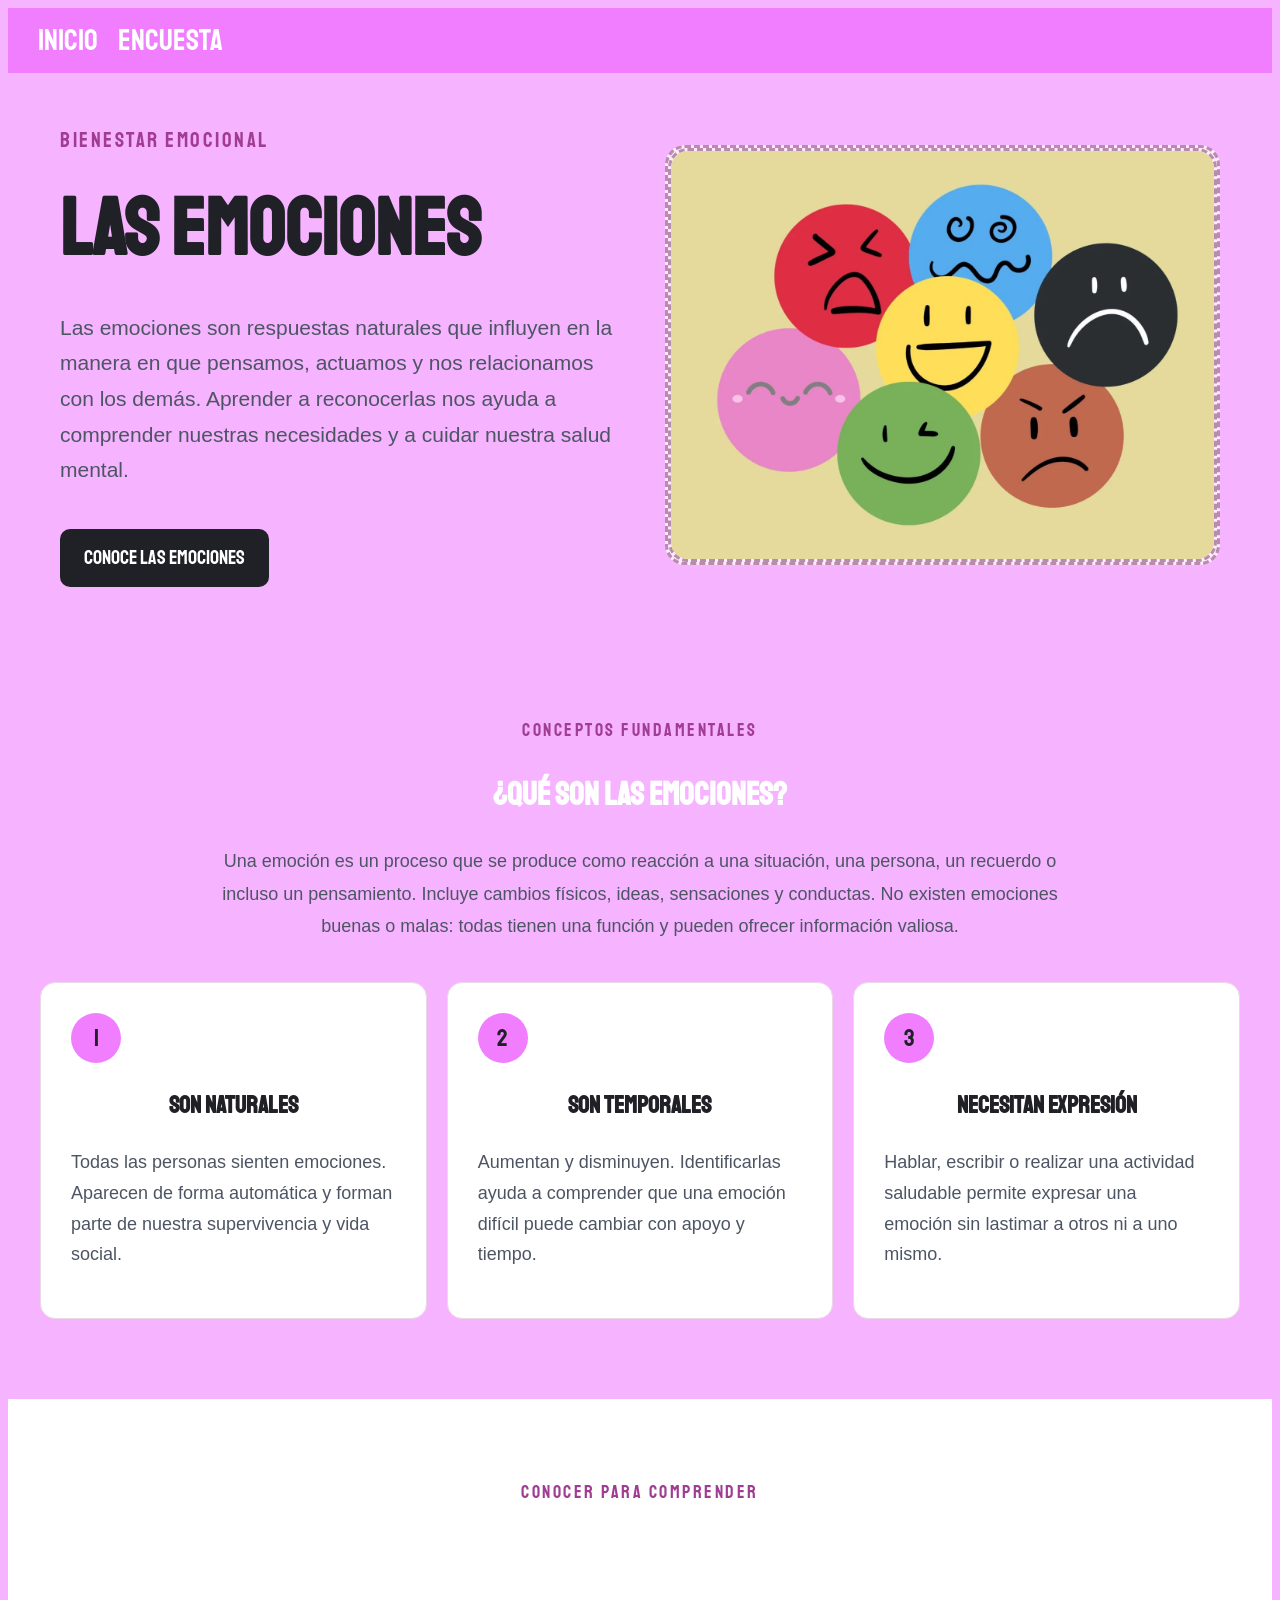
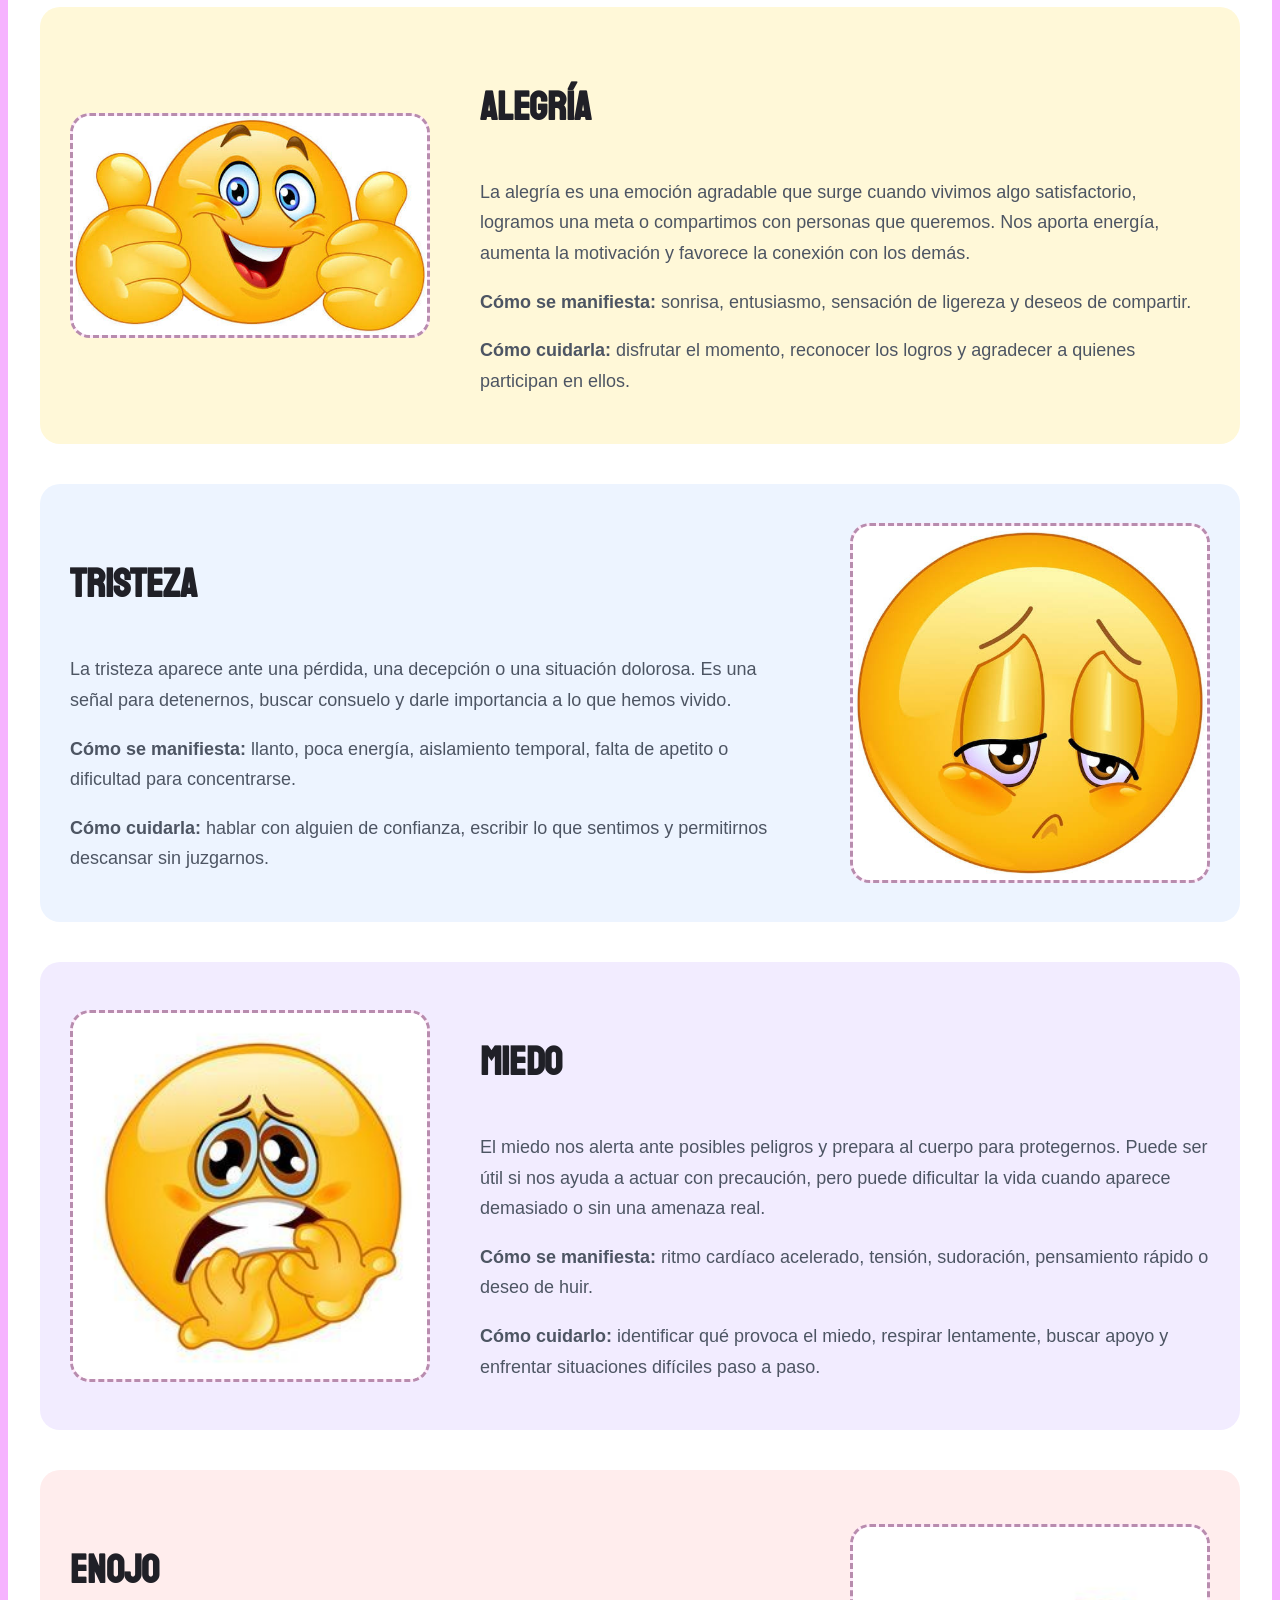
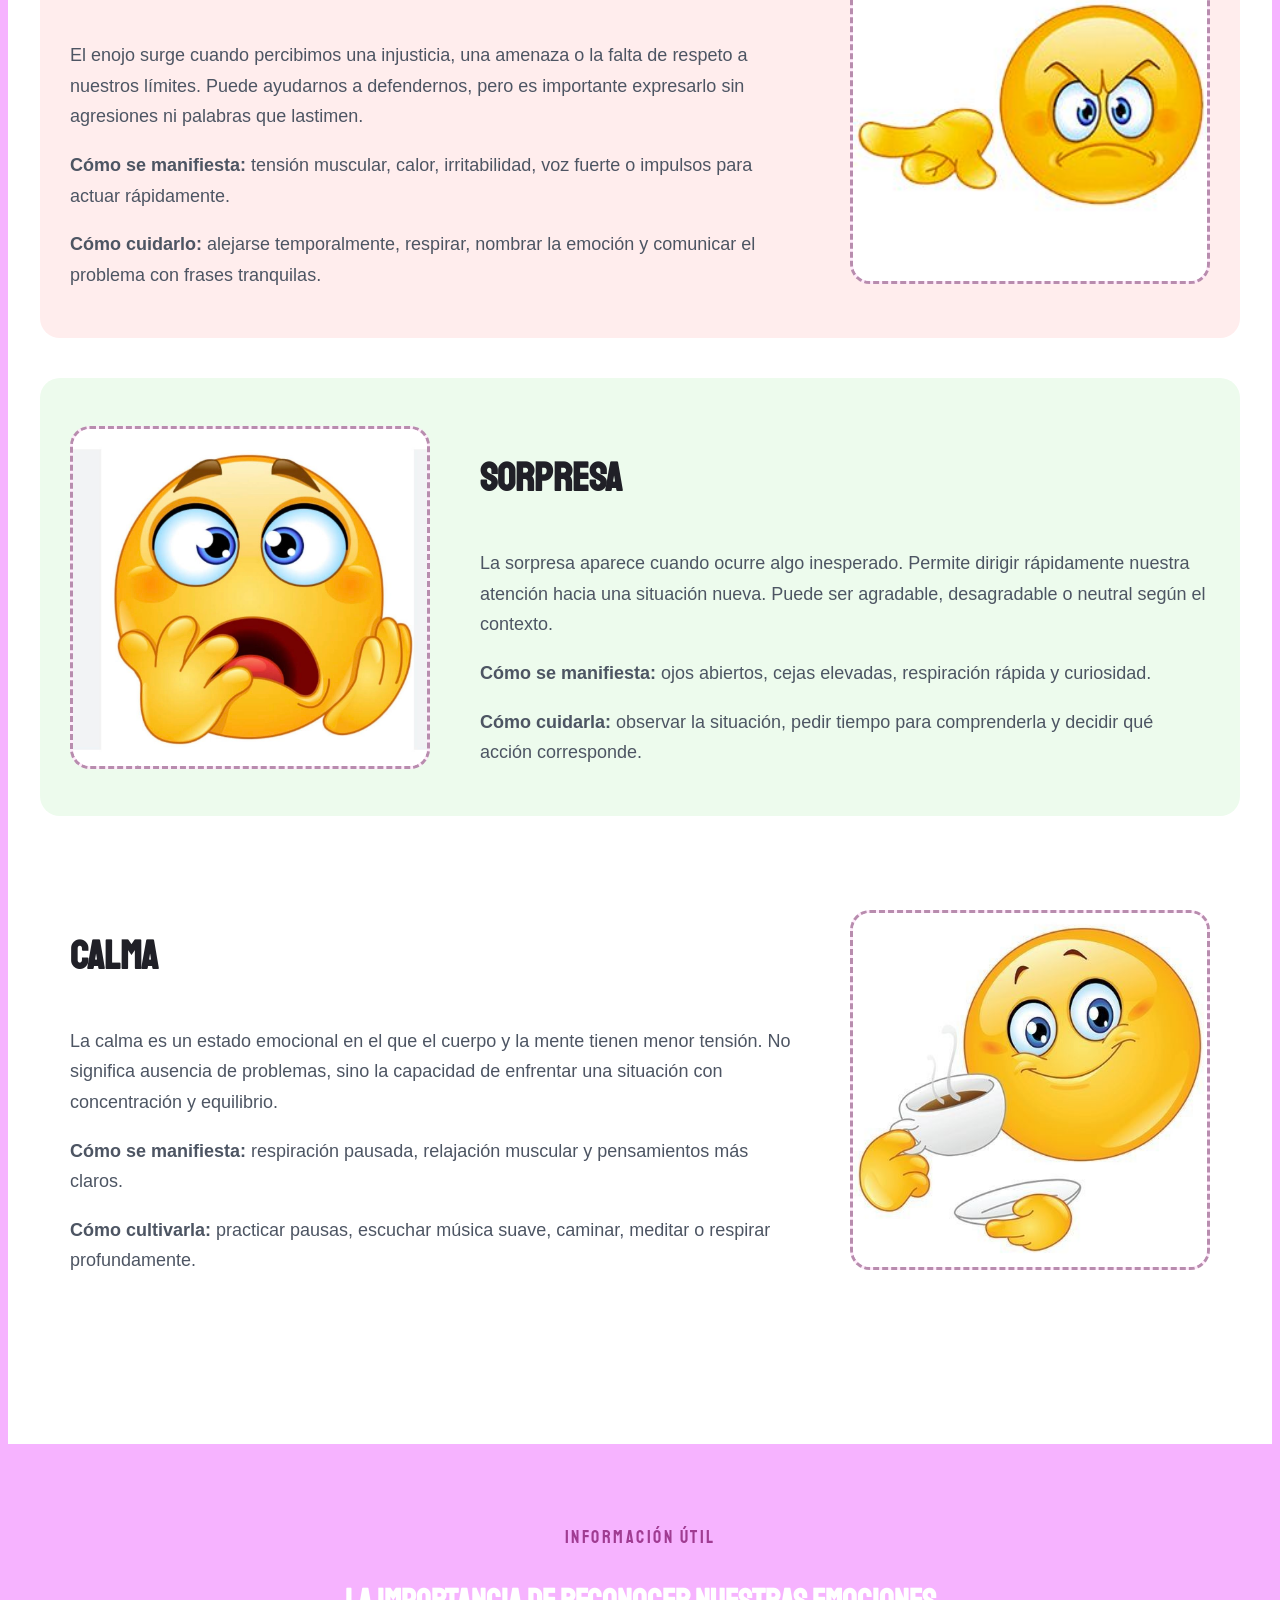
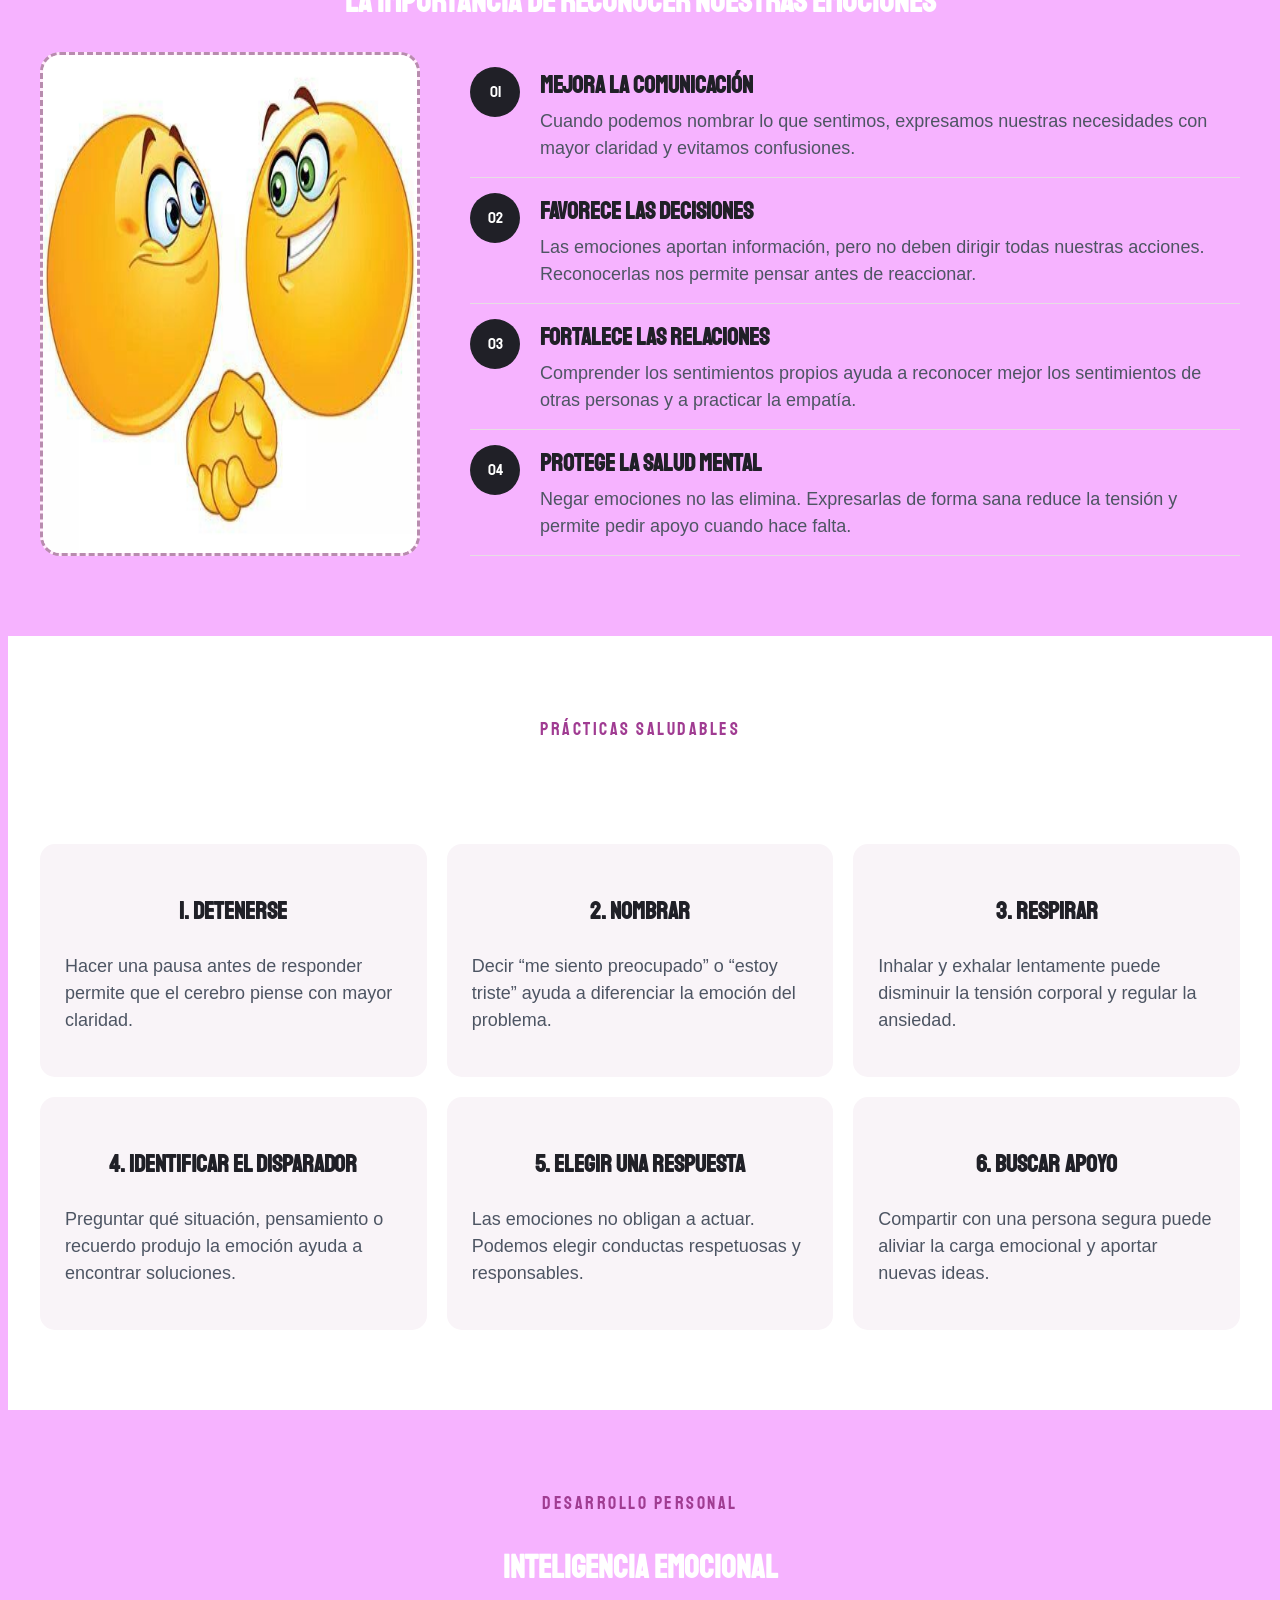
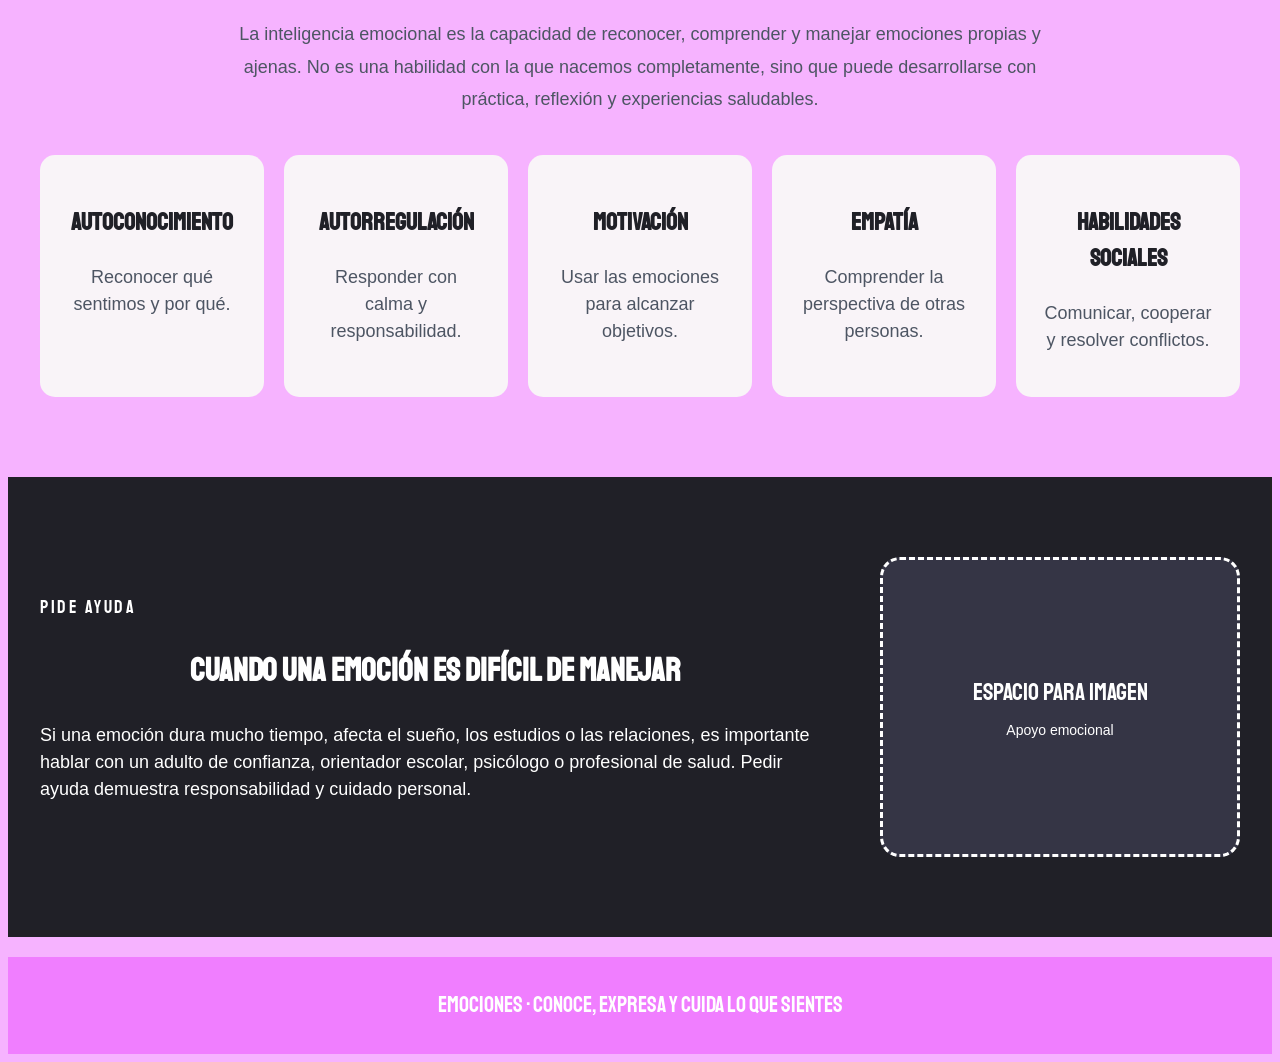
<file: index.html>
<!DOCTYPE html>
<html lang="es">
<head>
    <meta charset="UTF-8">
    <meta name="viewport" content="width=device-width, initial-scale=1.0">
    <title>¿Que Sientes?</title>
    <link href="https://fonts.googleapis.com/css2?family=Staatliches&display=swap" rel="stylesheet">
    <link rel="stylesheet" href="style.css">
</head>
<body>

<nav class="navegacion" aria-label="Menú principal">
    <a class="navegacion__enlace navegacion__enlace--activo" href="index.html">Inicio</a>
    <a class="navegacion__enlace" href="encuesta.html">Encuesta</a>
</nav>

<main>
    <header class="portada">
        <div class="portada__contenido">
            <p class="etiqueta">Bienestar emocional</p>
            <h1>Las emociones</h1>
            <p>Las emociones son respuestas naturales que influyen en la manera en que pensamos, actuamos y nos relacionamos con los demás. Aprender a reconocerlas nos ayuda a comprender nuestras necesidades y a cuidar nuestra salud mental.</p>
            <a class="boton" href="#emociones-basicas">Conoce las emociones</a>
        </div>
        <figure class="espacio-imagen espacio-imagen--grande">
            <div class="espacio-imagen__marco">
                <img src="img/emociones.jpg" alt="Imagen de emociones" class="espacio-imagen__marco">
            </div>
        </figure>
    </header>

    <section class="seccion contenedor">
        <p class="etiqueta etiqueta--centro">Conceptos fundamentales</p>
        <h2>¿Qué son las emociones?</h2>
        <p class="texto-intro">Una emoción es un proceso que se produce como reacción a una situación, una persona, un recuerdo o incluso un pensamiento. Incluye cambios físicos, ideas, sensaciones y conductas. No existen emociones buenas o malas: todas tienen una función y pueden ofrecer información valiosa.</p>

        <div class="tarjetas-dato">
            <article>
                <span class="numero">1</span>
                <h3>Son naturales</h3>
                <p>Todas las personas sienten emociones. Aparecen de forma automática y forman parte de nuestra supervivencia y vida social.</p>
            </article>
            <article>
                <span class="numero">2</span>
                <h3>Son temporales</h3>
                <p>Aumentan y disminuyen. Identificarlas ayuda a comprender que una emoción difícil puede cambiar con apoyo y tiempo.</p>
            </article>
            <article>
                <span class="numero">3</span>
                <h3>Necesitan expresión</h3>
                <p>Hablar, escribir o realizar una actividad saludable permite expresar una emoción sin lastimar a otros ni a uno mismo.</p>
            </article>
        </div>
    </section>

    <section class="seccion seccion--blanca" id="emociones-basicas">
        <div class="contenedor">
            <p class="etiqueta etiqueta--centro">Conocer para comprender</p>
            <h2>Emociones básicas</h2>

            <article class="emocion-emocion emocion-alegria">
                <figure class="espacio-imagen">
                    <img src="img/alegria.jpg" alt="Imagen de alegría" class="espacio-imagen__marco">
                </figure>
                <div>
                    <h3>Alegría</h3>
                    <p>La alegría es una emoción agradable que surge cuando vivimos algo satisfactorio, logramos una meta o compartimos con personas que queremos. Nos aporta energía, aumenta la motivación y favorece la conexión con los demás.</p>
                    <p><strong>Cómo se manifiesta:</strong> sonrisa, entusiasmo, sensación de ligereza y deseos de compartir.</p>
                    <p><strong>Cómo cuidarla:</strong> disfrutar el momento, reconocer los logros y agradecer a quienes participan en ellos.</p>
                </div>
            </article>

            <article class="emocion-emocion emocion-tristeza">
                <div>
                    <h3>Tristeza</h3>
                    <p>La tristeza aparece ante una pérdida, una decepción o una situación dolorosa. Es una señal para detenernos, buscar consuelo y darle importancia a lo que hemos vivido.</p>
                    <p><strong>Cómo se manifiesta:</strong> llanto, poca energía, aislamiento temporal, falta de apetito o dificultad para concentrarse.</p>
                    <p><strong>Cómo cuidarla:</strong> hablar con alguien de confianza, escribir lo que sentimos y permitirnos descansar sin juzgarnos.</p>
                </div>
                <figure class="espacio-imagen">
                    <img src="img/tristeza.jpg" alt="Imagen de tristeza" class="espacio-imagen__marco">
                </figure>
            </article>

            <article class="emocion-emocion emocion-miedo">
                <figure class="espacio-imagen">
                    <img src="img/miedo.jpg" alt="Imagen de miedo" class="espacio-imagen__marco">
                </figure>
                <div>
                    <h3>Miedo</h3>
                    <p>El miedo nos alerta ante posibles peligros y prepara al cuerpo para protegernos. Puede ser útil si nos ayuda a actuar con precaución, pero puede dificultar la vida cuando aparece demasiado o sin una amenaza real.</p>
                    <p><strong>Cómo se manifiesta:</strong> ritmo cardíaco acelerado, tensión, sudoración, pensamiento rápido o deseo de huir.</p>
                    <p><strong>Cómo cuidarlo:</strong> identificar qué provoca el miedo, respirar lentamente, buscar apoyo y enfrentar situaciones difíciles paso a paso.</p>
                </div>
            </article>

            <article class="emocion-emocion emocion-enojo">
                <div>
                    <h3>Enojo</h3>
                    <p>El enojo surge cuando percibimos una injusticia, una amenaza o la falta de respeto a nuestros límites. Puede ayudarnos a defendernos, pero es importante expresarlo sin agresiones ni palabras que lastimen.</p>
                    <p><strong>Cómo se manifiesta:</strong> tensión muscular, calor, irritabilidad, voz fuerte o impulsos para actuar rápidamente.</p>
                    <p><strong>Cómo cuidarlo:</strong> alejarse temporalmente, respirar, nombrar la emoción y comunicar el problema con frases tranquilas.</p>
                </div>
                <figure class="espacio-imagen">
                    <img src="img/enojo.jpg" alt="Imagen de enojo" class="espacio-imagen__marco">
                </figure>
            </article>

            <article class="emocion-emocion emocion-sorpresa">
                <figure class="espacio-imagen">
                    <img src="img/sorpresa.jpg" alt="Imagen de sorpresa" class="espacio-imagen__marco">
                </figure>
                <div>
                    <h3>Sorpresa</h3>
                    <p>La sorpresa aparece cuando ocurre algo inesperado. Permite dirigir rápidamente nuestra atención hacia una situación nueva. Puede ser agradable, desagradable o neutral según el contexto.</p>
                    <p><strong>Cómo se manifiesta:</strong> ojos abiertos, cejas elevadas, respiración rápida y curiosidad.</p>
                    <p><strong>Cómo cuidarla:</strong> observar la situación, pedir tiempo para comprenderla y decidir qué acción corresponde.</p>
                </div>
            </article>

            <article class="emocion-emocion emocion-calma">
                <div>
                    <h3>Calma</h3>
                    <p>La calma es un estado emocional en el que el cuerpo y la mente tienen menor tensión. No significa ausencia de problemas, sino la capacidad de enfrentar una situación con concentración y equilibrio.</p>
                    <p><strong>Cómo se manifiesta:</strong> respiración pausada, relajación muscular y pensamientos más claros.</p>
                    <p><strong>Cómo cultivarla:</strong> practicar pausas, escuchar música suave, caminar, meditar o respirar profundamente.</p>
                </div>
                <figure class="espacio-imagen">
                    <img src="img/calma.jpg" alt="Imagen de calma" class="espacio-imagen__marco">
                </figure>
            </article>
        </div>
    </section>

    <section class="seccion contenedor">
        <p class="etiqueta etiqueta--centro">Información útil</p>
        <h2>La importancia de reconocer nuestras emociones</h2>
        <div class="importancia-grid">
            <figure class="espacio-imagen espacio-imagen--vertical">
                <img src="img/comunicacion.jpg" alt="Imagen de reconocer emociones" class="espacio-imagen__marco">
            </figure>
            <div class="lista-beneficios">
                <article><span>01</span><div><h3>Mejora la comunicación</h3><p>Cuando podemos nombrar lo que sentimos, expresamos nuestras necesidades con mayor claridad y evitamos confusiones.</p></div></article>
                <article><span>02</span><div><h3>Favorece las decisiones</h3><p>Las emociones aportan información, pero no deben dirigir todas nuestras acciones. Reconocerlas nos permite pensar antes de reaccionar.</p></div></article>
                <article><span>03</span><div><h3>Fortalece las relaciones</h3><p>Comprender los sentimientos propios ayuda a reconocer mejor los sentimientos de otras personas y a practicar la empatía.</p></div></article>
                <article><span>04</span><div><h3>Protege la salud mental</h3><p>Negar emociones no las elimina. Expresarlas de forma sana reduce la tensión y permite pedir apoyo cuando hace falta.</p></div></article>
            </div>
        </div>
    </section>

    <section class="seccion seccion--blanca">
        <div class="contenedor">
            <p class="etiqueta etiqueta--centro">Prácticas saludables</p>
            <h2>¿Cómo podemos gestionar las emociones?</h2>
            <div class="estrategias-grid">
                <article><h3>1. Detenerse</h3><p>Hacer una pausa antes de responder permite que el cerebro piense con mayor claridad.</p></article>
                <article><h3>2. Nombrar</h3><p>Decir “me siento preocupado” o “estoy triste” ayuda a diferenciar la emoción del problema.</p></article>
                <article><h3>3. Respirar</h3><p>Inhalar y exhalar lentamente puede disminuir la tensión corporal y regular la ansiedad.</p></article>
                <article><h3>4. Identificar el disparador</h3><p>Preguntar qué situación, pensamiento o recuerdo produjo la emoción ayuda a encontrar soluciones.</p></article>
                <article><h3>5. Elegir una respuesta</h3><p>Las emociones no obligan a actuar. Podemos elegir conductas respetuosas y responsables.</p></article>
                <article><h3>6. Buscar apoyo</h3><p>Compartir con una persona segura puede aliviar la carga emocional y aportar nuevas ideas.</p></article>
            </div>
        </div>
    </section>

    <section class="seccion contenedor">
        <p class="etiqueta etiqueta--centro">Desarrollo personal</p>
        <h2>Inteligencia emocional</h2>
        <p class="texto-intro">La inteligencia emocional es la capacidad de reconocer, comprender y manejar emociones propias y ajenas. No es una habilidad con la que nacemos completamente, sino que puede desarrollarse con práctica, reflexión y experiencias saludables.</p>
        <div class="intel-grid">
            <article><h3>Autoconocimiento</h3><p>Reconocer qué sentimos y por qué.</p></article>
            <article><h3>Autorregulación</h3><p>Responder con calma y responsabilidad.</p></article>
            <article><h3>Motivación</h3><p>Usar las emociones para alcanzar objetivos.</p></article>
            <article><h3>Empatía</h3><p>Comprender la perspectiva de otras personas.</p></article>
            <article><h3>Habilidades sociales</h3><p>Comunicar, cooperar y resolver conflictos.</p></article>
        </div>
    </section>

    <section class="seccion seccion--ayuda">
        <div class="contenedor ayuda-contenido">
            <div>
                <p class="etiqueta">Pide ayuda</p>
                <h2>Cuando una emoción es difícil de manejar</h2>
                <p>Si una emoción dura mucho tiempo, afecta el sueño, los estudios o las relaciones, es importante hablar con un adulto de confianza, orientador escolar, psicólogo o profesional de salud. Pedir ayuda demuestra responsabilidad y cuidado personal.</p>
            </div>
            <figure class="espacio-imagen espacio-imagen--ayuda">
                <div class="espacio-imagen__marco"><span>Espacio para imagen</span><small>Apoyo emocional</small></div>
            </figure>
        </div>
    </section>
</main>

<footer class="footer">
    <p class="footer__texto">Emociones · Conoce, expresa y cuida lo que sientes</p>
</footer>

</body>
</html>
</file>
<file: style.css>
:root {
    --primario: #f6b3ff;
    --primarioOscuro: #f07eff;
    --secundario: #ffffff;
    --secundarioOscuro: rgb(233, 187, 2);
    --blanco: #FFF;
    --negro: #000;

    --fuentePrincipal: 'Staatliches', cursive;
}

html {
    /**Define border-box como la base en la raiz del documento**/
    box-sizing: border-box;
    font-size: 62.5%; 
}
/** Hace que todos los elementos hereden del padre**/
*, *:before, *:after {
    box-sizing: inherit;
}

/** Globales **/
body {
    background-color: var(--primario);
    font-size: 1.6rem;
    line-height: 1.5;
}
p {
    font-size: 1.8rem;
    font-family: Arial, Helvetica, sans-serif;
    color: var(--blanco);
}
a {
    text-decoration: none;
}
img {
    width: 100%;
}
.contenedor {
    max-width: 120rem;
    margin: 0 auto;
}
h1, h2, h3 {
    text-align: center;
    color: var(--secundario);
    font-family: var(--fuentePrincipal);
}
h1 {
    font-size: 4rem;
}
h2 {
    font-size: 3.2rem;
}
h3 {
    font-size: 2.4rem;
}

/** Header **/
.header {
    display: flex;
    justify-content: center;
}
.header__logo {
    margin: 3rem 0;
}
/** Footer **/
.footer {
    background-color: var(--primarioOscuro);
    padding: 1rem 0;
    margin-top: 2rem;
}
.footer__texto {
    font-family: var(--fuentePrincipal);
    text-align: center;
    font-size: 2.2rem;
}
/** Navegacion **/
.navegacion {
    background-color: var(--primarioOscuro);
    padding: 1rem 3rem;
    display: flex;
    justify-content: flex-start;
    align-items: center;
    gap: 2rem; 
}
.navegacion__enlace {
    font-family: var(--fuentePrincipal);
    color: var(--blanco);
    font-size: 3rem;
}
.navegacion__enlace--activo,
.navegacion__enlace:hover {
    color: var(--secundario);
}

/** Grid **/
.grid {
    display: grid;
    grid-template-columns: repeat(2, 1fr);
    gap: 2rem;
}
@media (min-width: 768px) {
    .grid {
        grid-template-columns: repeat(3, 1fr);
    }
}

/** Productos **/
.producto {
    background-color: var(--primarioOscuro);
    padding: 1rem;
}

.producto__nombre {
    font-size: 4rem;
}
.producto__precio {
    font-size: 2.8rem;
    color: var(--secundario);
}
.producto__nombre,
.producto__precio {
    font-family: var(--fuentePrincipal);
    margin: 1rem 0;
    text-align: center;
    line-height: 1.2;
}

/** Graficos **/
.grafico {
    min-height: 30rem;
    background-repeat: no-repeat;
    background-size: cover;
    grid-column: 1 / 3;
}
.grafico--camisas {
    grid-row: 2 / 3;
    background-image: url(../img/grafico1.jpg);
    
}
.grafico--node {
    background-image: url(../img/grafico2.jpg);
    grid-row: 8 / 9;
}

@media (min-width: 768px) {
    .grafico--node {
        grid-row: 5 / 6;
        grid-column: 2 / 4;
    }
}

/** Bloques **/
.bloques {
    display: grid;
    grid-template-columns: repeat(2, 1fr);
    gap: 2rem;
}
@media (min-width: 768px) {
    .bloques {
        grid-template-columns: repeat(4, 1fr);
    }
}

.bloque {
    text-align: center;
}

.bloque__titulo {
    margin: 0;
}

/** Pagina del Producto **/
@media (min-width: 768px) {
    .camisa {
        display: grid;
        grid-template-columns: repeat(2, 1fr);
        column-gap: 2rem;
    }
}

.formulario {
    display: grid;
    grid-template-columns: repeat(2, 1fr);
    gap: 2rem;
}

.formulario__campo {
    border: 1rem solid var(--primarioOscuro);
    background-color: transparent;
    color: var(--blanco);
    font-size: 2rem;
    font-family: Arial, Helvetica, sans-serif;
    padding: 1rem;
    appearance: none;
}

.formulario__submit {
    background-color: var(--secundario);
    border: none;
    font-size: 2rem;
    font-family: var(--fuentePrincipal);
    padding: 2rem;
    transition: background-color .3s ease;
    grid-column: 1 / 3;
}

.formulario__submit:hover {
    cursor: pointer;
    background-color: var(--secundarioOscuro);
}

.navbar {
    background-color: #000;
    border-bottom: 1px solid #000;
    position: sticky;
    top: 0;
    z-index: 100;
}

.nav-container {
    max-width: 1200px;
    margin: 0 auto;
    padding: 12px 20px;
    display: flex;
    justify-content: space-between;
    align-items: center;
}

.btn-navbar-cart:hover {
    background-color: #fff;
    border: none;
    color: #006eff;
    transform: scale(1.05);
}

.nav-navbar-cart:active {
    transform: scale(0.95);
}

.cart-icon {
    font-size: 1.6rem;
}

.btn-navbar-cart .contador-valor {
    color: #000000;
}

.logo {
    font-size: 1.4rem;
    font-weight: 700;
    color: #000000;
    text-decoration: none;
}

.logo span {
    color: #00ffb3;
}

main p {
    color: #4d5563;
}

.portada {
    max-width: 120rem;
    min-height: 54rem;
    margin: 0 auto;
    padding: 5rem 2rem;
    display: grid;
    grid-template-columns: 1fr 1fr;
    align-items: center;
    gap: 5rem;
}

.portada__contenido h1 {
    margin: 1rem 0;
    color: #202027;
    font-size: 8rem;
    text-align: left;
}

.portada__contenido p {
    max-width: 58rem;
    font-size: 2.1rem;
    line-height: 1.7;
}

.etiqueta {
    margin: 0;
    color: #a03c92;
    font-family: var(--fuentePrincipal);
    font-size: 1.8rem;
    letter-spacing: .25rem;
    text-transform: uppercase;
}

.etiqueta--centro {
    text-align: center;
}

.boton {
    display: inline-block;
    margin-top: 2rem;
    padding: 1.4rem 2.4rem;
    border-radius: 1rem;
    background: #202027;
    color: white;
    font-family: var(--fuentePrincipal);
    font-size: 2rem;
}

.seccion {
    padding-top: 8rem;
    padding-bottom: 8rem;
}

.seccion--blanca {
    background: #fff;
}

.seccion--ayuda {
    background: #202027;
}

.seccion--ayuda h2,
.seccion--ayuda p {
    color: white;
}

.texto-intro {
    max-width: 85rem;
    margin: 2rem auto 4rem;
    text-align: center;
    line-height: 1.8;
}

.espacio-imagen {
    margin: 0;
}

.espacio-imagen__marco {
    min-height: 22rem;
    display: flex;
    flex-direction: column;
    align-items: center;
    justify-content: center;
    gap: 1rem;
    border: .3rem dashed #b88cae;
    border-radius: 2rem;
    background: #ffeafb;
    color: #78376d;
    text-align: center;
}

.espacio-imagen__marco span {
    font-family: var(--fuentePrincipal);
    font-size: 2.4rem;
}

.espacio-imagen__marco small,
.espacio-imagen figcaption {
    font-family: Arial, Helvetica, sans-serif;
    font-size: 1.4rem;
}

.espacio-imagen--grande .espacio-imagen__marco {
    min-height: 38rem;
}

.espacio-imagen--vertical .espacio-imagen__marco {
    height: 100%;
    min-height: 40rem;
}

.tarjetas-dato {
    display: grid;
    grid-template-columns: repeat(3, 1fr);
    gap: 2rem;
}

.tarjetas-dato article {
    padding: 3rem;
    border: 1px solid #ead8e5;
    border-radius: 1.5rem;
    background: white;
}

.tarjetas-dato h3 {
    color: #202027;
}

.tarjetas-dato p {
    line-height: 1.7;
}

.numero {
    display: grid;
    width: 5rem;
    height: 5rem;
    place-items: center;
    border-radius: 50%;
    background: #f07eff;
    color: #202027;
    font-family: var(--fuentePrincipal);
    font-size: 2.4rem;
}

.emocion-emocion {
    display: grid;
    grid-template-columns: 36rem 1fr;
    align-items: center;
    gap: 5rem;
    margin-bottom: 4rem;
    padding: 3rem;
    border-radius: 2rem;
}

.emocion-emocion:nth-of-type(even) {
    grid-template-columns: 1fr 36rem;
}

.emocion-emocion h3 {
    color: #202027;
    text-align: left;
    font-size: 4rem;
}

.emocion-emocion p {
    line-height: 1.7;
}

.emocion-emocion .espacio-imagen__marco span {
    font-size: 7rem;
}

.emocion-alegria { 
    background: #fff8d8; }
.emocion-tristeza { 
    background: #edf4ff; }
.emocion-miedo { 
    background: #f2ecff; }
.emocion-enojo { 
    background: #ffeded; }
.emocion-sorpresa { 
    background: #edfbed; }
        emocion-calma { 
    background: #eafafa; }

.importancia-grid {
    display: grid;
    grid-template-columns: 38rem 1fr;
    gap: 5rem;
    align-items: stretch;
}

.lista-beneficios article {
    display: grid;
    grid-template-columns: 5.5rem 1fr;
    gap: 1.5rem;
    padding: 1.5rem 0;
    border-bottom: 1px solid #e6dde3;
}

.lista-beneficios article > span {
    display: grid;
    width: 5rem;
    height: 5rem;
    place-items: center;
    border-radius: 50%;
    background: #202027;
    color: white;
    font-family: var(--fuentePrincipal);
}

.lista-beneficios h3 {
    margin: 0;
    color: #202027;
    text-align: left;
}

.lista-beneficios p {
    margin: .5rem 0 0;
}

.estrategias-grid,
.intel-grid {
    display: grid;
    grid-template-columns: repeat(3, 1fr);
    gap: 2rem;
}

.estrategias-grid article,
.intel-grid article {
    padding: 2.5rem;
    border-radius: 1.5rem;
    background: #f9f4f8;
}

.estrategias-grid h3,
.intel-grid h3 {
    color: #202027;
}

.intel-grid {
    grid-template-columns: repeat(5, 1fr);
}

.intel-grid article {
    text-align: center;
}

.ayuda-contenido {
    display: grid;
    grid-template-columns: 1fr 36rem;
    align-items: center;
    gap: 5rem;
}

.espacio-imagen--ayuda .espacio-imagen__marco {
    min-height: 30rem;
    border-color: #fff;
    background: #353545;
    color: white;
}

.encuesta-pagina {
    max-width: 96rem;
    margin: 0 auto;
    padding: 5rem 2rem 8rem;
}

.encuesta-encabezado {
    margin-bottom: 3rem;
    text-align: center;
}

.encuesta-encabezado h1,
.resumen h2 {
    margin: 1rem 0;
    color: #202027;
    font-size: 6rem;
}

.encuesta-encabezado p {
    max-width: 72rem;
    margin: 0 auto;
    line-height: 1.7;
}

.encuesta-formulario {
    display: flex;
    flex-direction: column;
    gap: 2.5rem;
}

.grupo-preguntas {
    margin: 0;
    padding: 3rem;
    border: 0;
    border-radius: 2rem;
    background: #fff;
    box-shadow: 0 1rem 3rem rgba(79, 45, 72, .08);
}

.grupo-preguntas legend {
    float: left;
    width: 100%;
    margin-bottom: 2.5rem;
    color: #202027;
    font-family: var(--fuentePrincipal);
    font-size: 3.2rem;
}

.grupo-preguntas legend + * {
    clear: both;
}

.grupo-preguntas label,
.pregunta {
    display: block;
    margin: 2.2rem 0 1rem;
    color: #202027;
    font-family: Arial, Helvetica, sans-serif;
    font-size: 1.8rem;
    font-weight: bold;
}

.grupo-preguntas label span {
    color: #777;
    font-weight: normal;
}

.grupo-preguntas input[type="text"],
.grupo-preguntas select,
.grupo-preguntas textarea {
    width: 100%;
    border: .2rem solid #e2cfe0;
    border-radius: 1rem;
    background: #fff;
    color: #202027;
    font-family: Arial, Helvetica, sans-serif;
    font-size: 1.7rem;
}

.grupo-preguntas input[type="text"],
.grupo-preguntas select {
    height: 5rem;
    padding: 0 1.2rem;
}

.grupo-preguntas textarea {
    resize: vertical;
    padding: 1.2rem;
}

.grupo-preguntas input:focus,
.grupo-preguntas select:focus,
.grupo-preguntas textarea:focus {
    outline: none;
    border-color: #f07eff;
    box-shadow: 0 0 0 .3rem rgba(240, 126, 255, .18);
}

.opciones {
    display: grid;
    grid-template-columns: repeat(5, 1fr);
    gap: 1rem;
}

.opciones--emociones,
.opciones--cuatro {
    grid-template-columns: repeat(3, 1fr);
}

.opciones label {
    margin: 0;
}

.opciones input {
    position: absolute;
    opacity: 0;
}

.opciones label span {
    min-height: 5.8rem;
    display: flex;
    align-items: center;
    justify-content: center;
    padding: 1rem;
    border: .2rem solid #ead9e7;
    border-radius: 1rem;
    color: #202027;
    font-family: Arial, Helvetica, sans-serif;
    font-size: 1.5rem;
    text-align: center;
    cursor: pointer;
    transition: .2s;
}

.opciones label:hover span {
    border-color: #f07eff;
    background: #fff7ff;
}

.opciones input:checked + span {
    border-color: #a83d9b;
    background: #f8dafa;
    box-shadow: 0 0 0 .2rem rgba(168, 61, 155, .12);
}

.mensaje-error {
    min-height: 2.4rem;
    margin: 0;
    color: #b00020;
    font-family: Arial, Helvetica, sans-serif;
    font-weight: bold;
}

.boton--encuesta {
    align-self: center;
    border: none;
    cursor: pointer;
}

.resumen {
    max-width: 72rem;
    margin: 5rem auto;
    padding: 4rem;
    border-radius: 2rem;
    background: #fff;
    text-align: center;
}

.resumen p {
    line-height: 1.7;
}

.resumen[hidden],
.encuesta-formulario[hidden] {
    display: none;
}

@media (max-width: 900px) {
    .portada,
    .importancia-grid,
    .ayuda-contenido {
        grid-template-columns: 1fr;
    }

    .portada__contenido h1 {
        text-align: center;
    }

    .portada__contenido {
        text-align: center;
    }

    .tarjetas-dato,
    .estrategias-grid,
    .intel-grid {
        grid-template-columns: repeat(2, 1fr);
    }

    .emocion-emocion,
    .emocion-emocion:nth-of-type(even) {
        grid-template-columns: 25rem 1fr;
    }
}

@media (max-width: 768px) {
    .opciones {
        grid-template-columns: repeat(2, 1fr);
    }

    .opciones--emociones {
        grid-template-columns: repeat(2, 1fr);
    }
}

@media (max-width: 600px) {
    .navegacion {
        padding-inline: 2rem;
    }

    .navegacion__enlace {
        font-size: 2.2rem;
    }

    .portada {
        min-height: auto;
        gap: 3rem;
        padding-top: 3rem;
    }

    .portada__contenido h1 {
        font-size: 5.5rem;
    }

    .seccion {
        padding: 5rem 2rem;
    }

    .tarjetas-dato,
    .estrategias-grid,
    .intel-grid,
    .emocion-emocion,
    .emocion-emocion:nth-of-type(even),
    .importancia-grid,
    .ayuda-contenido {
        grid-template-columns: 1fr;
    }

    .emocion-emocion:nth-of-type(even) figure {
        grid-row: 1;
    }

    .emocion-emocion h3 {
        text-align: center;
    }

    .espacio-imagen__marco,
    .espacio-imagen--vertical .espacio-imagen__marco {
        min-height: 20rem;
    }

    .encuesta-pagina {
        padding: 3.5rem 1.5rem 6rem;
    }

    .encuesta-encabezado h1,
    .resumen h2 {
        font-size: 4.2rem;
    }

    .grupo-preguntas {
        padding: 2rem;
    }

    .grupo-preguntas legend {
        font-size: 2.6rem;
    }

    .opciones,
    .opciones--emociones,
    .opciones--cuatro {
        grid-template-columns: 1fr;
    }
}
</file>
